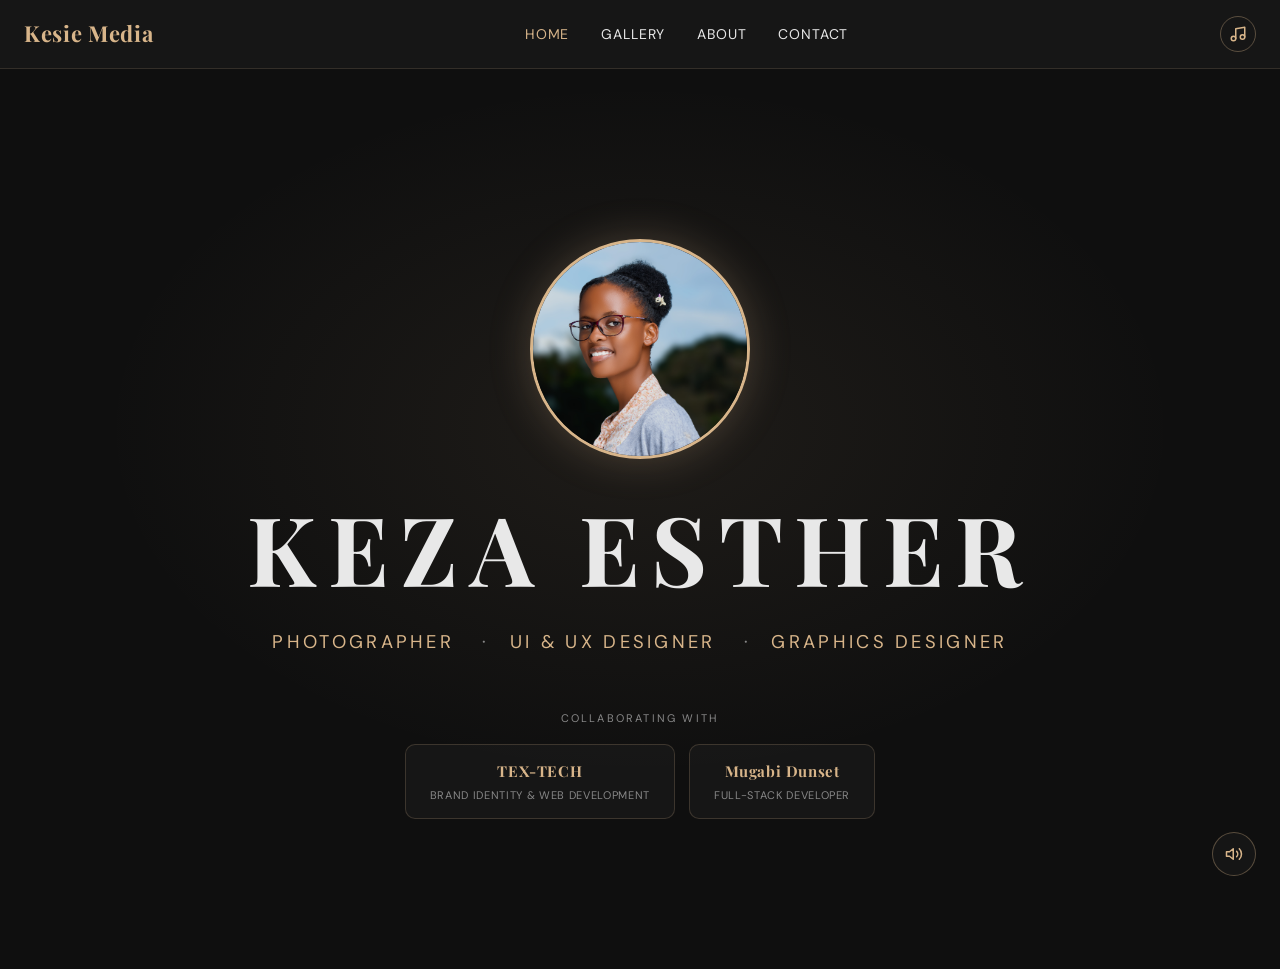
<file: index.html>
<!DOCTYPE html>
<html lang="en">
<head>
  <meta charset="UTF-8">
  <meta name="viewport" content="width=device-width, initial-scale=1.0">
  <title>Keza Esther — Portfolio</title>
  <link rel="preconnect" href="https://fonts.googleapis.com">
  <link rel="preconnect" href="https://fonts.gstatic.com" crossorigin>
  <link href="https://fonts.googleapis.com/css2?family=DM+Sans:wght@400;500&family=Playfair+Display:wght@400;700&display=swap" rel="stylesheet">
  <link rel="stylesheet" href="style.css">
</head>
<body>

  <!-- ─── Navigation ──────────────────────────────────────────────────────── -->
  <header class="site-header">
    <nav class="nav">
      <a class="nav__logo" href="index.html">Kesie Media</a>
      <button
        id="menuButton"
        class="nav__menu-btn"
        aria-label="Open navigation menu"
        aria-expanded="false"
        aria-controls="navMenu"
      >&#9776;</button>
      <ul id="navMenu" class="nav__menu" role="list">
        <li><a href="index.html" class="active">Home</a></li>
        <li><a href="gallery.html">Gallery</a></li>
        <li><a href="about.html">About</a></li>
        <li><a href="contact.html">Contact</a></li>
      </ul>
      <!-- Music toggle -->
      <button id="musicToggle" aria-label="Pause background music" title="Toggle background music">
        <svg id="musicIcon" xmlns="http://www.w3.org/2000/svg" width="18" height="18" viewBox="0 0 24 24" fill="none" stroke="currentColor" stroke-width="2" stroke-linecap="round" stroke-linejoin="round">
          <path d="M9 18V5l12-2v13"/>
          <circle cx="6" cy="18" r="3"/><circle cx="18" cy="16" r="3"/>
        </svg>
      </button>
    </nav>
  </header>

  <!-- ─── Hero / Home ─────────────────────────────────────────────────────── -->
  <section id="home" class="hero" aria-label="Home" style="--hero-bg: url('https://images.unsplash.com/photo-1477959858617-67f85cf4f1df?w=1920&q=80')">
    <div class="hero__image-wrap">
      <img
        src="photos /keza-hero. jpg.jpg"
        alt="Keza Esther — portrait"
        class="hero__photo"
      >
    </div>
    <div class="hero__text">
      <h1 class="hero__name">KEZA ESTHER</h1>
      <div class="hero__roles" aria-label="Roles">
        <span class="hero__role" style="--i:0">Photographer</span>
        <span class="hero__role" style="--i:1">UI &amp; UX Designer</span>
        <span class="hero__role" style="--i:2">Graphics Designer</span>
      </div>
    </div>

    <!-- Collaborators -->
    <div class="hero__collabs" aria-label="Collaborators">
      <p class="hero__collabs-label">Collaborating with</p>
      <div class="hero__collabs-list">
        <a class="hero__collab-card" href="https://textech.vercel.app/" target="_blank" rel="noopener noreferrer">
          <span class="hero__collab-name">TEX-TECH</span>
          <span class="hero__collab-desc">Brand Identity &amp; Web Development</span>
        </a>
        <a class="hero__collab-card" href="https://my-portifolio-woad.vercel.app/" target="_blank" rel="noopener noreferrer">
          <span class="hero__collab-name">Mugabi Dunset</span>
          <span class="hero__collab-desc">Full-Stack Developer</span>
        </a>
      </div>
    </div>
  </section>

  <audio id="bgMusic" src="bg.mp3" loop preload="auto"></audio>
  <script src="script.js"></script>
</body>
</html>
</file>
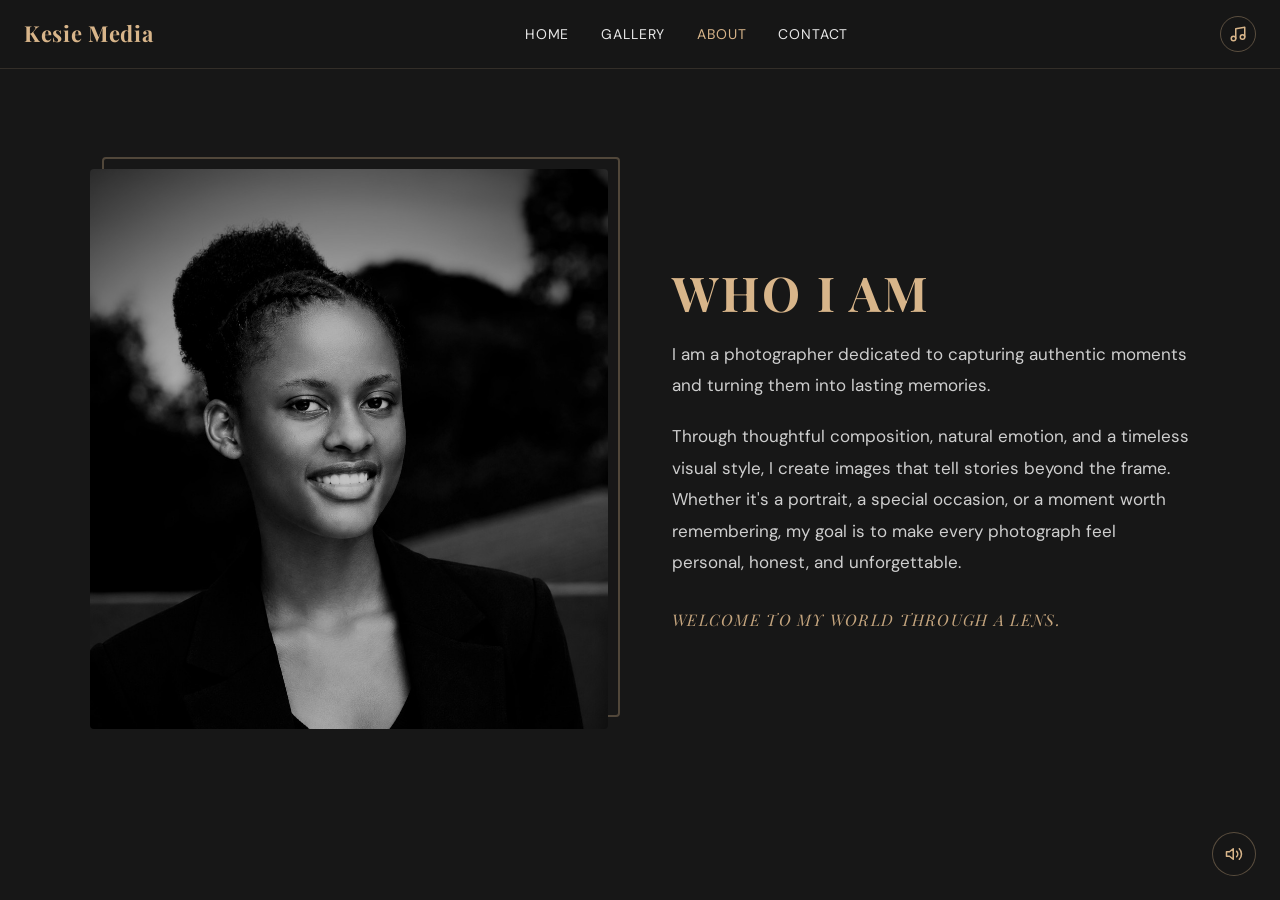
<file: about.html>
<!DOCTYPE html>
<html lang="en">
<head>
  <meta charset="UTF-8">
  <meta name="viewport" content="width=device-width, initial-scale=1.0">
  <title>About — Keza Esther</title>
  <link rel="preconnect" href="https://fonts.googleapis.com">
  <link rel="preconnect" href="https://fonts.gstatic.com" crossorigin>
  <link href="https://fonts.googleapis.com/css2?family=DM+Sans:wght@400;500&family=Playfair+Display:wght@400;700&display=swap" rel="stylesheet">
  <link rel="stylesheet" href="style.css">
</head>
<body>

  <!-- ─── Navigation ──────────────────────────────────────────────────────── -->
  <header class="site-header">
    <nav class="nav">
      <a class="nav__logo" href="index.html">Kesie Media</a>
      <button
        id="menuButton"
        class="nav__menu-btn"
        aria-label="Open navigation menu"
        aria-expanded="false"
        aria-controls="navMenu"
      >&#9776;</button>
      <ul id="navMenu" class="nav__menu" role="list">
        <li><a href="index.html">Home</a></li>
        <li><a href="gallery.html">Gallery</a></li>
        <li><a href="about.html" class="active">About</a></li>
        <li><a href="contact.html">Contact</a></li>
      </ul>
      <!-- Music toggle -->
      <button id="musicToggle" aria-label="Pause background music" title="Toggle background music">
        <svg id="musicIcon" xmlns="http://www.w3.org/2000/svg" width="18" height="18" viewBox="0 0 24 24" fill="none" stroke="currentColor" stroke-width="2" stroke-linecap="round" stroke-linejoin="round">
          <path d="M9 18V5l12-2v13"/>
          <circle cx="6" cy="18" r="3"/><circle cx="18" cy="16" r="3"/>
        </svg>
      </button>
    </nav>
  </header>

  <!-- ─── About ───────────────────────────────────────────────────────────── -->
  <main>
    <section id="about" class="about" aria-label="About">
      <div class="about__inner">
        <div class="about__image-wrap">
          <img
            src="photos /keza about.jpeg"
            alt="Keza Esther — black and white portrait"
            class="about__photo"
            loading="lazy"
          >
        </div>
        <div class="about__content">
          <h2 class="about__heading">WHO I AM</h2>
          <p class="about__body">
            I am a photographer dedicated to capturing authentic moments and turning them into lasting memories.
          </p>
          <p class="about__body">
            Through thoughtful composition, natural emotion, and a timeless visual style, I create images that tell stories beyond the frame. Whether it's a portrait, a special occasion, or a moment worth remembering, my goal is to make every photograph feel personal, honest, and unforgettable.
          </p>
          <p class="about__tagline">WELCOME TO MY WORLD THROUGH A LENS.</p>
        </div>
      </div>
    </section>
  </main>

  <audio id="bgMusic" src="bg.mp3" loop preload="auto"></audio>
  <script src="script.js"></script>
</body>
</html>
</file>
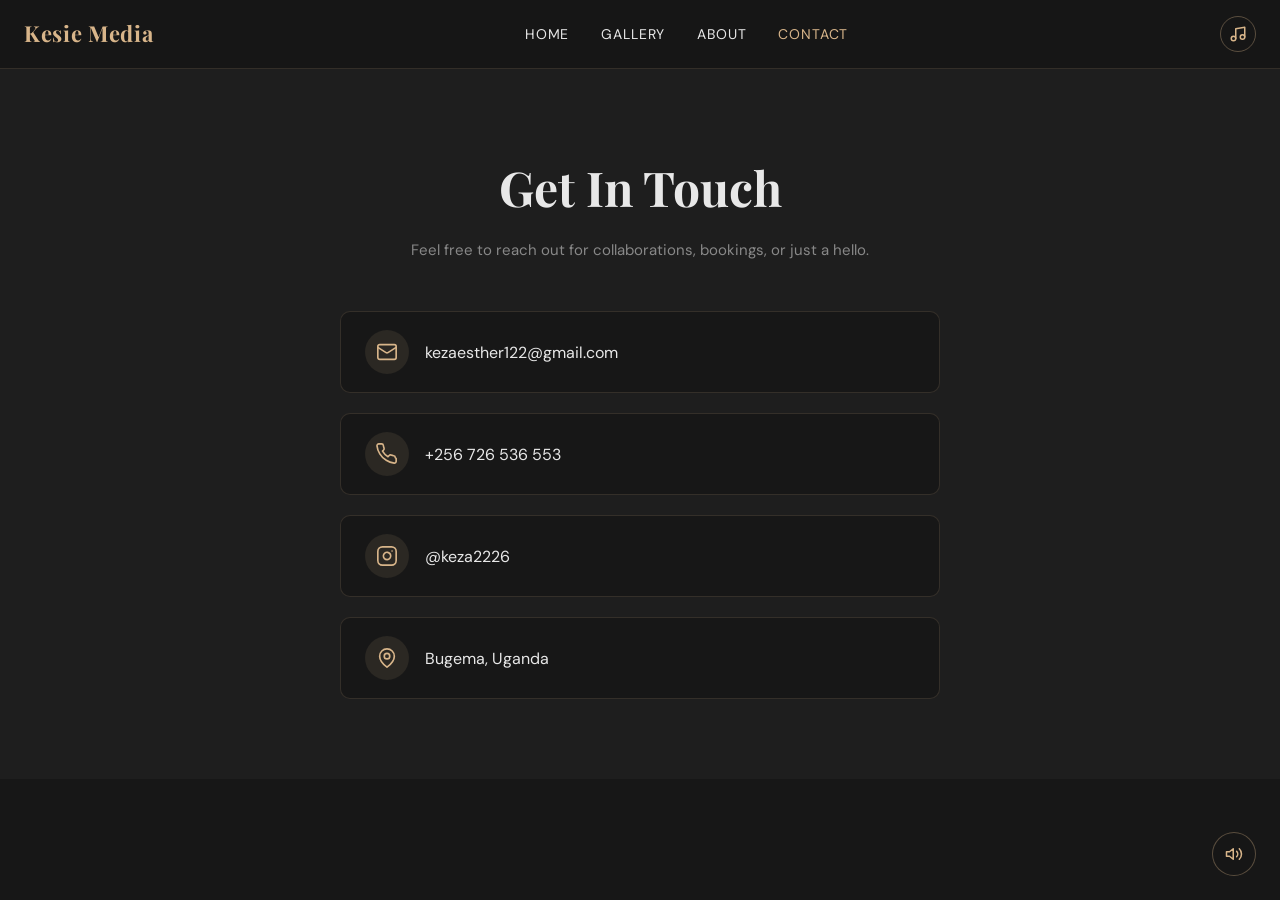
<file: contact.html>
<!DOCTYPE html>
<html lang="en">
<head>
  <meta charset="UTF-8">
  <meta name="viewport" content="width=device-width, initial-scale=1.0">
  <title>Contact — Keza Esther</title>
  <link rel="preconnect" href="https://fonts.googleapis.com">
  <link rel="preconnect" href="https://fonts.gstatic.com" crossorigin>
  <link href="https://fonts.googleapis.com/css2?family=DM+Sans:wght@400;500&family=Playfair+Display:wght@400;700&display=swap" rel="stylesheet">
  <link rel="stylesheet" href="style.css">
</head>
<body>

  <!-- ─── Navigation ──────────────────────────────────────────────────────── -->
  <header class="site-header">
    <nav class="nav">
      <a class="nav__logo" href="index.html">Kesie Media</a>
      <button
        id="menuButton"
        class="nav__menu-btn"
        aria-label="Open navigation menu"
        aria-expanded="false"
        aria-controls="navMenu"
      >&#9776;</button>
      <ul id="navMenu" class="nav__menu" role="list">
        <li><a href="index.html">Home</a></li>
        <li><a href="gallery.html">Gallery</a></li>
        <li><a href="about.html">About</a></li>
        <li><a href="contact.html" class="active">Contact</a></li>
      </ul>
      <!-- Music toggle -->
      <button id="musicToggle" aria-label="Pause background music" title="Toggle background music">
        <svg id="musicIcon" xmlns="http://www.w3.org/2000/svg" width="18" height="18" viewBox="0 0 24 24" fill="none" stroke="currentColor" stroke-width="2" stroke-linecap="round" stroke-linejoin="round">
          <path d="M9 18V5l12-2v13"/>
          <circle cx="6" cy="18" r="3"/><circle cx="18" cy="16" r="3"/>
        </svg>
      </button>
    </nav>
  </header>

  <!-- ─── Contact ─────────────────────────────────────────────────────────── -->
  <main>
    <section id="contact" class="contact" aria-label="Contact">
      <div class="contact__inner">
        <h2 class="contact__heading">Get In Touch</h2>
        <p class="contact__sub">Feel free to reach out for collaborations, bookings, or just a hello.</p>

        <ul class="contact__list" role="list">

          <li class="contact__item">
            <span class="contact__icon" aria-hidden="true">
              <svg xmlns="http://www.w3.org/2000/svg" width="22" height="22" viewBox="0 0 24 24" fill="none" stroke="currentColor" stroke-width="1.8" stroke-linecap="round" stroke-linejoin="round"><rect x="2" y="4" width="20" height="16" rx="2"/><path d="m22 7-8.97 5.7a1.94 1.94 0 0 1-2.06 0L2 7"/></svg>
            </span>
            <a class="contact__link" href="mailto:kezaesther122@gmail.com">kezaesther122@gmail.com</a>
          </li>

          <li class="contact__item">
            <span class="contact__icon" aria-hidden="true">
              <svg xmlns="http://www.w3.org/2000/svg" width="22" height="22" viewBox="0 0 24 24" fill="none" stroke="currentColor" stroke-width="1.8" stroke-linecap="round" stroke-linejoin="round"><path d="M22 16.92v3a2 2 0 0 1-2.18 2 19.79 19.79 0 0 1-8.63-3.07A19.5 19.5 0 0 1 4.15 11.9 19.79 19.79 0 0 1 1.08 3.18 2 2 0 0 1 3.05 1h3a2 2 0 0 1 2 1.72c.127.96.361 1.903.7 2.81a2 2 0 0 1-.45 2.11L7.09 8.91a16 16 0 0 0 6 6l1.27-1.27a2 2 0 0 1 2.11-.45c.907.339 1.85.573 2.81.7A2 2 0 0 1 21 16z"/></svg>
            </span>
            <a class="contact__link" href="tel:+256726536553">+256 726 536 553</a>
          </li>

          <li class="contact__item">
            <span class="contact__icon" aria-hidden="true">
              <svg xmlns="http://www.w3.org/2000/svg" width="22" height="22" viewBox="0 0 24 24" fill="none" stroke="currentColor" stroke-width="1.8" stroke-linecap="round" stroke-linejoin="round"><rect x="2" y="2" width="20" height="20" rx="5" ry="5"/><path d="M16 11.37A4 4 0 1 1 12.63 8 4 4 0 0 1 16 11.37z"/><line x1="17.5" y1="6.5" x2="17.51" y2="6.5"/></svg>
            </span>
            <a class="contact__link" href="https://www.instagram.com/keza2226/" target="_blank" rel="noopener noreferrer">@keza2226</a>
          </li>

          <li class="contact__item">
            <span class="contact__icon" aria-hidden="true">
              <svg xmlns="http://www.w3.org/2000/svg" width="22" height="22" viewBox="0 0 24 24" fill="none" stroke="currentColor" stroke-width="1.8" stroke-linecap="round" stroke-linejoin="round"><path d="M20 10c0 6-8 12-8 12S4 16 4 10a8 8 0 0 1 16 0z"/><circle cx="12" cy="10" r="3"/></svg>
            </span>
            <span class="contact__text">Bugema, Uganda</span>
          </li>

        </ul>
      </div>
    </section>
  </main>

  <audio id="bgMusic" src="bg.mp3" loop preload="auto"></audio>
  <script src="script.js"></script>
</body>
</html>
</file>
<file: style.css>
/* ─── Base & reset ──────────────────────────────────────────────────────────
   Minimal reset and custom properties matching the dark minimal aesthetic.
   ─────────────────────────────────────────────────────────────────────────── */

*, *::before, *::after {
  box-sizing: border-box;
  margin: 0;
  padding: 0;
}

:root {
  --color-bg:      #171717;
  --color-surface: #1e1e1e;
  --color-accent:  #d8b58a;
  --color-text:    #e8e8e8;
  --color-muted:   #888;
}

html {
  scroll-behavior: smooth;
}

body {
  background-color: var(--color-bg);
  color: var(--color-text);
  font-family: 'DM Sans', 'Helvetica Neue', Arial, sans-serif;
  line-height: 1.6;
  min-height: 100vh;
}

/* ─── Navigation ────────────────────────────────────────────────────────────*/

.site-header {
  position: sticky;
  top: 0;
  z-index: 100;
  background-color: rgba(23, 23, 23, 0.92);
  backdrop-filter: blur(8px);
  border-bottom: 1px solid rgba(216, 181, 138, 0.15);
}

.nav {
  display: flex;
  align-items: center;
  justify-content: space-between;
  max-width: 1400px;
  margin: 0 auto;
  padding: 16px 24px;
}

.nav__logo {
  font-family: 'Playfair Display', Georgia, serif;
  font-size: 22px;
  font-weight: 700;
  color: var(--color-accent);
  text-decoration: none;
  letter-spacing: 0.03em;
}

.nav__menu {
  display: flex;
  gap: 32px;
  list-style: none;
}

.nav__menu a {
  color: var(--color-text);
  text-decoration: none;
  font-size: 14px;
  letter-spacing: 0.06em;
  text-transform: uppercase;
  transition: color 150ms ease;
}

.nav__menu a:hover,
.nav__menu a:focus-visible,
.nav__menu a.active {
  color: var(--color-accent);
  outline: none;
}

.nav__menu-btn {
  display: none;
  background: none;
  border: none;
  color: var(--color-text);
  font-size: 22px;
  cursor: pointer;
  padding: 4px 8px;
}

@media (max-width: 640px) {
  .nav__menu-btn {
    display: block;
  }

  .nav__menu {
    display: none;
    flex-direction: column;
    gap: 16px;
    position: absolute;
    top: 100%;
    right: 0;
    left: 0;
    background-color: var(--color-bg);
    padding: 16px 24px 24px;
    border-bottom: 1px solid rgba(216, 181, 138, 0.15);
  }

  .nav__menu.active {
    display: flex;
  }
}

/* ─── Gallery grid ──────────────────────────────────────────────────────────*/

.gallery {
  display: grid;
  grid-template-columns: repeat(auto-fill, minmax(320px, 1fr));
  gap: 2px;
  max-width: 1400px;
  margin: 0 auto;
  padding: 40px 24px;
}

/* article.photo — the clickable gallery tile */
article.photo {
  position: relative;
  overflow: hidden;
  aspect-ratio: 4 / 3;
  background-color: var(--color-surface);
  /* cursor set to pointer by script.js, but provide a CSS fallback */
  cursor: pointer;
}

article.photo:focus-visible {
  outline: 2px solid var(--color-accent);
  outline-offset: -2px;
  z-index: 1;
}

article.photo img {
  display: block;
  width: 100%;
  height: 100%;
  object-fit: cover;
  transition: transform 400ms ease, opacity 400ms ease;
}

article.photo:hover img,
article.photo:focus-visible img {
  transform: scale(1.03);
  opacity: 0.88;
}

/* .photo-info — overlay caption that appears on hover */
.photo-info {
  position: absolute;
  inset: auto 0 0 0;
  padding: 48px 16px 16px;
  background: linear-gradient(transparent, rgba(23, 23, 23, 0.85));
  transform: translateY(100%);
  transition: transform 300ms ease;
  pointer-events: none;
}

article.photo:hover .photo-info,
article.photo:focus-visible .photo-info {
  transform: translateY(0);
}

.photo-info h3 {
  font-family: 'Playfair Display', Georgia, serif;
  font-size: 18px;
  font-weight: 400;
  color: #ffffff;
  line-height: 1.3;
}

.photo-info span {
  font-family: 'DM Sans', 'Helvetica Neue', Arial, sans-serif;
  font-size: 12px;
  letter-spacing: 0.08em;
  text-transform: uppercase;
  color: var(--color-accent);
}

/* ─── Lightbox: base overlay and animation styles (Task 1.1) ────────────────
   Requirements: 1.4, 2.4, 6.1
   ─────────────────────────────────────────────────────────────────────────── */

/* Full-viewport fixed overlay, hidden by default.
   z-index 200 keeps it above the navbar (z-index 100).                      */
.lightbox {
  position: fixed;
  inset: 0;                         /* top/right/bottom/left: 0 */
  display: flex;
  flex-direction: column;           /* caption stacks below image panel */
  align-items: center;
  justify-content: center;
  background-color: rgba(23, 23, 23, 0.96); /* Requirement 6.1 */
  opacity: 0;
  pointer-events: none;
  transition: opacity 300ms ease;   /* Requirements 1.4, 2.4 */
  z-index: 200;
}

/* Visible state — toggled by LightboxController */
.lightbox--visible {
  opacity: 1;
  pointer-events: auto;
}

/* Respect OS-level reduced-motion preference (WCAG 2.1 §2.3.3) */
@media (prefers-reduced-motion: reduce) {
  .lightbox {
    transition: none;
  }
}

/* ─── Lightbox: content layout styles (Task 1.2) ────────────────────────────
   Selectors match the DOM skeleton injected by buildDOM() in script.js.
   Base overlay / animation styles (Task 1.1) precede this section.
   ─────────────────────────────────────────────────────────────────────────── */

/* ── Content panel ──────────────────────────────────────────────────────────
   Centres the image horizontally within the overlay column.
   The prev/next arrows are position:fixed so they're out of flow —
   this panel is effectively just a centring wrapper for the <img>.          */
.lightbox__content {
  display: flex;
  flex-direction: row;              /* prev | img | next (arrows are fixed, so img is centred) */
  align-items: center;
  justify-content: center;
  gap: 16px;
  /* Prevent the panel itself from absorbing backdrop-close clicks */
  pointer-events: none;
}

.lightbox__content > * {
  pointer-events: auto;
}

/* ── Active photo (Requirement 6.5) ─────────────────────────────────────────
   Constrained to 85 vh tall and 90 vw wide; aspect ratio preserved by the
   browser's default (object-fit: contain keeps it within the box).          */
.lightbox__img {
  display: block;
  max-height: 85vh;
  max-width: 90vw;
  width: auto;
  height: auto;
  object-fit: contain;
}

/* ── Caption area ───────────────────────────────────────────────────────────
   Sits below the photo, centred, with a comfortable max-width.              */
.lightbox__caption {
  display: flex;
  flex-direction: column;
  align-items: center;
  gap: 6px;
  max-width: 90vw;
  text-align: center;
}

/* ── Title (Requirement 6.2) ─────────────────────────────────────────────────
   Playfair Display, minimum 18 px, white so it's legible on the dark
   overlay. Font stack falls back to a generic serif.                         */
.lightbox__title {
  font-family: 'Playfair Display', Georgia, serif;
  font-size: clamp(18px, 2vw, 26px);
  font-weight: 400;
  color: #ffffff;
  margin: 0;
  line-height: 1.3;
}

/* ── Category label (Requirements 6.3, 6.4) ─────────────────────────────────
   DM Sans, accent colour #d8b58a, slightly smaller than the title.          */
.lightbox__category {
  font-family: 'DM Sans', 'Helvetica Neue', Arial, sans-serif;
  font-size: 13px;
  font-weight: 400;
  letter-spacing: 0.08em;
  text-transform: uppercase;
  color: #d8b58a;
  margin: 0;
}

/* ── Close button (Requirements 6.4, 6.6) ───────────────────────────────────
   Fixed to the top-right corner of the overlay viewport.                    */
.lightbox__close {
  position: fixed;
  top: 20px;
  right: 24px;
  display: flex;
  align-items: center;
  justify-content: center;
  width: 44px;   /* minimum touch target */
  height: 44px;
  padding: 0;
  background: transparent;
  border: none;
  cursor: pointer;
  color: #d8b58a;
  font-size: 28px;
  line-height: 1;
  z-index: 10;
  transition: opacity 150ms ease;
}

.lightbox__close:hover,
.lightbox__close:focus-visible {
  opacity: 0.75;
  outline: 2px solid #d8b58a;
  outline-offset: 2px;
  border-radius: 4px;
}

/* ── Previous / Next arrow buttons (Requirements 6.4, 6.7) ──────────────────
   Absolutely positioned relative to the overlay (which is fixed/full-
   viewport), vertically centred, on the left and right edges.               */
.lightbox__prev,
.lightbox__next {
  position: fixed;
  top: 50%;
  transform: translateY(-50%);
  display: flex;
  align-items: center;
  justify-content: center;
  width: 48px;
  height: 48px;
  padding: 0;
  background: transparent;
  border: none;
  cursor: pointer;
  color: #d8b58a;
  font-size: 32px;
  line-height: 1;
  z-index: 10;
  transition: opacity 150ms ease;
}

.lightbox__prev {
  left: 16px;
}

.lightbox__next {
  right: 16px;
}

.lightbox__prev:hover,
.lightbox__prev:focus-visible,
.lightbox__next:hover,
.lightbox__next:focus-visible {
  opacity: 0.75;
  outline: 2px solid #d8b58a;
  outline-offset: 2px;
  border-radius: 4px;
}

/* ── Responsive: narrow viewports (≥ 320 px, Requirement 8.4) ───────────────
   Tighten the arrow gutters on small screens so they don't overlap the
   image.                                                                     */
@media (max-width: 480px) {
  .lightbox__prev {
    left: 6px;
  }

  .lightbox__next {
    right: 6px;
  }

  .lightbox__close {
    top: 12px;
    right: 12px;
  }
}

/* ─── Hero / Home section ───────────────────────────────────────────────────*/

.hero {
  display: flex;
  flex-direction: column;
  align-items: center;
  justify-content: center;
  min-height: 100vh;
  padding: 80px 24px 60px;
  text-align: center;
  position: relative;
  overflow: hidden;
  background-color: var(--color-bg);
  /* Night street lights background image */
  background-image: var(--hero-bg);
  background-size: cover;
  background-position: center center;
  background-attachment: fixed;
}

/* Dark overlay so text stays legible over the photo */
.hero::after {
  content: '';
  position: absolute;
  inset: 0;
  background: rgba(10, 10, 10, 0.62);
  pointer-events: none;
  z-index: 0;
}

/* Keep all hero children above the overlay */
.hero > * {
  position: relative;
  z-index: 1;
}

/* Subtle radial glow behind the photo */
.hero::before {
  content: '';
  position: absolute;
  inset: 0;
  background: radial-gradient(ellipse 60% 55% at 50% 40%, rgba(216,181,138,0.08) 0%, transparent 70%);
  pointer-events: none;
  z-index: 1;
}

/* ── Portrait ────────────────────────────────────────────────────────────── */
.hero__image-wrap {
  width: 220px;
  height: 220px;
  border-radius: 50%;
  overflow: hidden;
  border: 3px solid var(--color-accent);
  box-shadow: 0 0 40px rgba(216, 181, 138, 0.25);
  margin-bottom: 36px;
  animation: heroFadeUp 0.9s ease both;
}

.hero__photo {
  width: 100%;
  height: 100%;
  object-fit: cover;
  object-position: center top;
}

/* ── Name ────────────────────────────────────────────────────────────────── */
.hero__name {
  font-family: 'Playfair Display', Georgia, serif;
  font-size: clamp(2.8rem, 8vw, 6rem);
  font-weight: 700;
  letter-spacing: 0.12em;
  color: var(--color-text);
  line-height: 1.1;
  margin-bottom: 28px;
  animation: heroFadeUp 0.9s 0.2s ease both;
}

/* ── Role words with staggered fade-in ───────────────────────────────────── */
.hero__roles {
  display: flex;
  flex-wrap: wrap;
  justify-content: center;
  gap: 12px 20px;
}

.hero__role {
  font-family: 'DM Sans', 'Helvetica Neue', Arial, sans-serif;
  font-size: clamp(0.9rem, 2.5vw, 1.15rem);
  font-weight: 400;
  letter-spacing: 0.18em;
  text-transform: uppercase;
  color: var(--color-accent);
  opacity: 0;
  /* Each span has --i set inline (0, 1, 2); delay = 0.6s + i × 0.35s */
  animation: wordFadeIn 0.8s calc(0.6s + var(--i) * 0.35s) ease forwards;
}

/* Separator dots between roles (not after the last) */
.hero__role:not(:last-child)::after {
  content: ' ·';
  color: var(--color-muted);
  margin-left: 20px;
}

/* ── Keyframes ───────────────────────────────────────────────────────────── */
@keyframes heroFadeUp {
  from {
    opacity: 0;
    transform: translateY(28px);
  }
  to {
    opacity: 1;
    transform: translateY(0);
  }
}

@keyframes wordFadeIn {
  from {
    opacity: 0;
    transform: translateY(14px);
    letter-spacing: 0.32em;
  }
  to {
    opacity: 1;
    transform: translateY(0);
    letter-spacing: 0.18em;
  }
}

/* Reduced-motion: skip animations, show content immediately */
@media (prefers-reduced-motion: reduce) {
  .hero__image-wrap,
  .hero__name {
    animation: none;
  }
  .hero__role {
    opacity: 1;
    animation: none;
  }
}

/* ── Responsive ──────────────────────────────────────────────────────────── */
@media (max-width: 480px) {
  .hero__image-wrap {
    width: 170px;
    height: 170px;
  }

  .hero__roles {
    flex-direction: column;
    align-items: center;
    gap: 10px;
  }

  .hero__role:not(:last-child)::after {
    display: none;
  }
}

/* ─── Contact section ───────────────────────────────────────────────────────*/

.contact {
  background-color: var(--color-surface);
  padding: 80px 24px;
}

.contact__inner {
  max-width: 600px;
  margin: 0 auto;
  text-align: center;
}

.contact__heading {
  font-family: 'Playfair Display', Georgia, serif;
  font-size: clamp(2rem, 5vw, 3rem);
  font-weight: 700;
  color: var(--color-text);
  margin-bottom: 12px;
}

.contact__sub {
  font-size: 15px;
  color: var(--color-muted);
  margin-bottom: 48px;
  line-height: 1.7;
}

/* ── Contact items list ──────────────────────────────────────────────────── */
.contact__list {
  list-style: none;
  display: flex;
  flex-direction: column;
  gap: 20px;
}

.contact__item {
  display: flex;
  align-items: center;
  gap: 16px;
  background-color: var(--color-bg);
  border: 1px solid rgba(216, 181, 138, 0.15);
  border-radius: 10px;
  padding: 18px 24px;
  transition: border-color 200ms ease, transform 200ms ease;
}

.contact__item:hover {
  border-color: var(--color-accent);
  transform: translateY(-2px);
}

.contact__icon {
  flex-shrink: 0;
  display: flex;
  align-items: center;
  justify-content: center;
  width: 44px;
  height: 44px;
  border-radius: 50%;
  background-color: rgba(216, 181, 138, 0.1);
  color: var(--color-accent);
}

.contact__link,
.contact__text {
  font-family: 'DM Sans', 'Helvetica Neue', Arial, sans-serif;
  font-size: clamp(14px, 2.5vw, 16px);
  color: var(--color-text);
  text-decoration: none;
  word-break: break-word;
  text-align: left;
}

.contact__link:hover,
.contact__link:focus-visible {
  color: var(--color-accent);
  outline: none;
  text-decoration: underline;
}

/* ── Responsive ──────────────────────────────────────────────────────────── */
@media (max-width: 480px) {
  .contact {
    padding: 60px 16px;
  }

  .contact__item {
    padding: 14px 16px;
    gap: 12px;
  }

  .contact__icon {
    width: 38px;
    height: 38px;
  }
}

/* ─── Hero: Collaborators ───────────────────────────────────────────────────*/

.hero__collabs {
  margin-top: 52px;
  display: flex;
  flex-direction: column;
  align-items: center;
  gap: 16px;
  animation: heroFadeUp 0.9s 1.4s ease both;
  opacity: 0;
  /* reuse heroFadeUp — forwards fill keeps it visible after */
  animation-fill-mode: forwards;
}

.hero__collabs-label {
  font-family: 'DM Sans', 'Helvetica Neue', Arial, sans-serif;
  font-size: 11px;
  letter-spacing: 0.2em;
  text-transform: uppercase;
  color: var(--color-muted);
}

.hero__collabs-list {
  display: flex;
  flex-wrap: wrap;
  justify-content: center;
  gap: 14px;
}

.hero__collab-card {
  display: flex;
  flex-direction: column;
  align-items: center;
  gap: 4px;
  padding: 14px 24px;
  border: 1px solid rgba(216, 181, 138, 0.2);
  border-radius: 10px;
  background-color: rgba(255, 255, 255, 0.03);
  text-decoration: none;
  transition: border-color 200ms ease, background-color 200ms ease, transform 200ms ease;
  min-width: 160px;
}

.hero__collab-card:hover,
.hero__collab-card:focus-visible {
  border-color: var(--color-accent);
  background-color: rgba(216, 181, 138, 0.07);
  transform: translateY(-3px);
  outline: none;
}

.hero__collab-name {
  font-family: 'Playfair Display', Georgia, serif;
  font-size: 15px;
  font-weight: 700;
  color: var(--color-accent);
  letter-spacing: 0.04em;
}

.hero__collab-desc {
  font-family: 'DM Sans', 'Helvetica Neue', Arial, sans-serif;
  font-size: 11px;
  letter-spacing: 0.06em;
  text-transform: uppercase;
  color: var(--color-muted);
}

/* Reduced motion */
@media (prefers-reduced-motion: reduce) {
  .hero__collabs {
    animation: none;
    opacity: 1;
  }
}

/* Mobile */
@media (max-width: 480px) {
  .hero__collabs-list {
    flex-direction: column;
    align-items: center;
  }

  .hero__collab-card {
    width: 100%;
    max-width: 280px;
  }
}

/* ─── About section ─────────────────────────────────────────────────────────*/

.about {
  padding: 100px 24px;
  background-color: var(--color-bg);
}

.about__inner {
  max-width: 1100px;
  margin: 0 auto;
  display: grid;
  grid-template-columns: 1fr 1fr;
  gap: 64px;
  align-items: center;
}

/* ── Portrait ────────────────────────────────────────────────────────────── */
.about__image-wrap {
  position: relative;
}

/* Decorative gold offset border behind the photo */
.about__image-wrap::before {
  content: '';
  position: absolute;
  inset: -12px -12px 12px 12px;
  border: 2px solid rgba(216, 181, 138, 0.3);
  border-radius: 4px;
  pointer-events: none;
}

.about__photo {
  display: block;
  width: 100%;
  height: 560px;
  object-fit: cover;
  object-position: center top;
  border-radius: 4px;
  filter: grayscale(100%);
  transition: filter 400ms ease;
}

.about__photo:hover {
  filter: grayscale(0%);
}

/* ── Text content ────────────────────────────────────────────────────────── */
.about__content {
  display: flex;
  flex-direction: column;
  gap: 20px;
}

.about__heading {
  font-family: 'Playfair Display', Georgia, serif;
  font-size: clamp(2rem, 4vw, 3rem);
  font-weight: 700;
  color: var(--color-accent);
  letter-spacing: 0.06em;
  line-height: 1.1;
}

.about__body {
  font-family: 'DM Sans', 'Helvetica Neue', Arial, sans-serif;
  font-size: clamp(15px, 1.8vw, 17px);
  color: var(--color-text);
  line-height: 1.85;
  opacity: 0.88;
}

.about__tagline {
  font-family: 'Playfair Display', Georgia, serif;
  font-size: clamp(14px, 1.6vw, 16px);
  font-style: italic;
  letter-spacing: 0.08em;
  color: var(--color-accent);
  margin-top: 8px;
  opacity: 0.9;
}

/* ── Responsive ──────────────────────────────────────────────────────────── */
@media (max-width: 860px) {
  .about__inner {
    grid-template-columns: 1fr;
    gap: 40px;
  }

  .about__photo {
    height: 420px;
  }

  .about__image-wrap::before {
    display: none;
  }
}

@media (max-width: 480px) {
  .about {
    padding: 60px 16px;
  }

  .about__photo {
    height: 320px;
  }
}

/* ─── Sound toggle button ────────────────────────────────────────────────────*/

#soundToggle {
  position: fixed;
  bottom: 24px;
  right: 24px;
  z-index: 300;
  display: flex;
  align-items: center;
  justify-content: center;
  width: 44px;
  height: 44px;
  border-radius: 50%;
  border: 1px solid rgba(216, 181, 138, 0.35);
  background-color: rgba(23, 23, 23, 0.85);
  backdrop-filter: blur(6px);
  color: var(--color-accent);
  cursor: pointer;
  transition: border-color 200ms ease, transform 200ms ease;
}

#soundToggle:hover {
  border-color: var(--color-accent);
  transform: scale(1.1);
}

#soundToggle.muted {
  color: var(--color-muted);
  border-color: rgba(136, 136, 136, 0.3);
}

@media (max-width: 480px) {
  #soundToggle {
    bottom: 16px;
    right: 16px;
    width: 38px;
    height: 38px;
  }
}

/* ─── Music toggle button (nav) ─────────────────────────────────────────────*/

#musicToggle {
  display: flex;
  align-items: center;
  justify-content: center;
  width: 36px;
  height: 36px;
  border-radius: 50%;
  border: 1px solid rgba(216, 181, 138, 0.35);
  background: transparent;
  color: var(--color-accent);
  cursor: pointer;
  flex-shrink: 0;
  transition: border-color 200ms ease, color 200ms ease, transform 200ms ease;
}

#musicToggle:hover {
  border-color: var(--color-accent);
  transform: scale(1.1);
}

/* Paused state — dims the icon */
#musicToggle.paused {
  color: var(--color-muted);
  border-color: rgba(136,136,136,0.3);
}

/* Pulse animation while music is playing */
@keyframes musicPulse {
  0%, 100% { box-shadow: 0 0 0 0 rgba(216,181,138,0.4); }
  50%       { box-shadow: 0 0 0 6px rgba(216,181,138,0); }
}

#musicToggle:not(.paused) {
  animation: musicPulse 2s ease-in-out infinite;
}

@media (max-width: 640px) {
  #musicToggle {
    width: 32px;
    height: 32px;
  }
}
</file>
